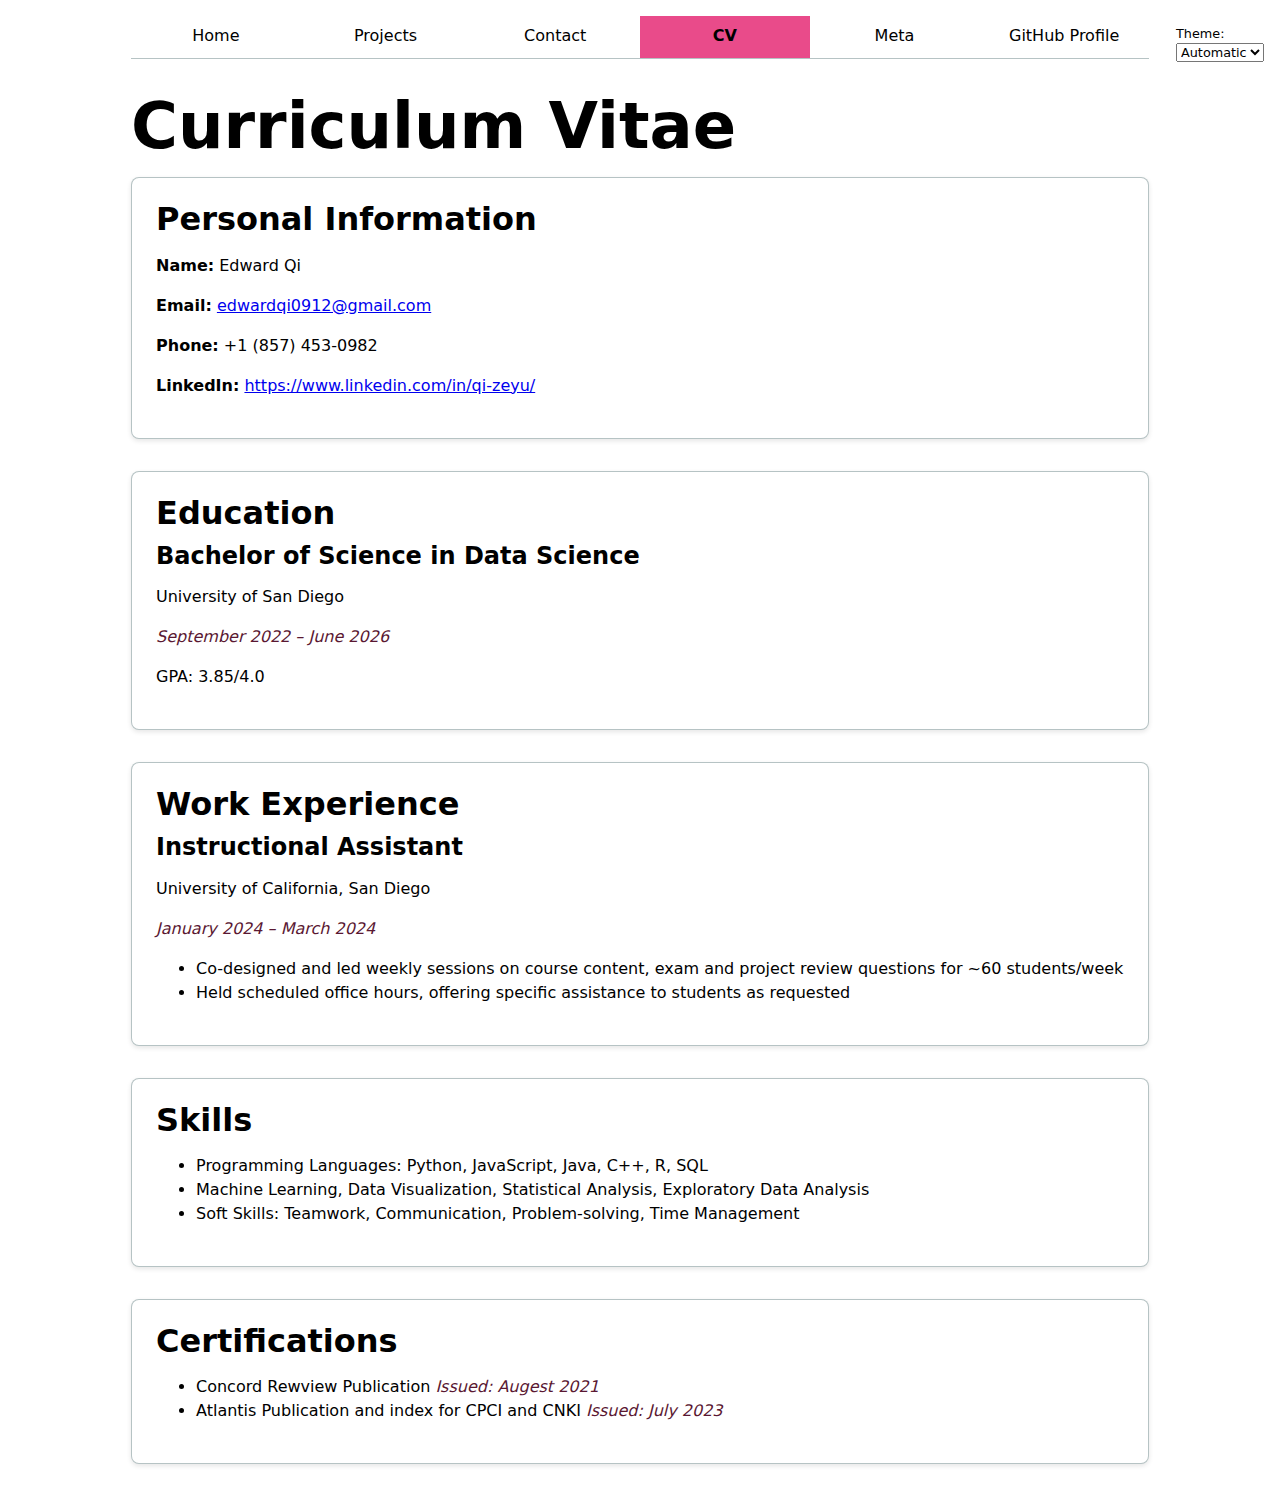
<file: cv/index.html>
<!DOCTYPE html>
<html lang="en">
<head>
    <meta charset="UTF-8">
    <meta name="viewport" content="width=device-width, initial-scale=1.0">
    <title>My CV</title>
    <link rel="stylesheet" href="../style.css">
    <script src="../global.js" type="module"></script>
</head>
<body>
    <h1>Curriculum Vitae</h1>

    <!-- Personal Information -->
    <section>
        <h2>Personal Information</h2>
        <p><strong>Name:</strong> Edward Qi</p>
        <p><strong>Email:</strong> <a href="mailto:jane.doe@example.com">edwardqi0912@gmail.com</a></p>
        <p><strong>Phone:</strong> +1 (857) 453-0982</p>
        <p><strong>LinkedIn:</strong> <a href="https://linkedin.com/in/edwardqi" target="_blank">https://www.linkedin.com/in/qi-zeyu/</a></p>
    </section>

    <!-- Education -->
    <section class="education">
        <h2>Education</h2>
        <article>
            <h3>Bachelor of Science in Data Science</h3>
            <p>University of San Diego</p>
            <time>September 2022 – June 2026</time>
            <p>GPA: 3.85/4.0</p>
        </article>
    </section>

    <!-- Work Experience -->
    <section class="experience">
        <h2>Work Experience</h2>
        <article>
            <h3>Instructional Assistant</h3>
            <p>University of California, San Diego</p>
            <time>January 2024 – March 2024</time>
            <ul>
                <li>Co-designed and led weekly sessions on course content, exam and project review questions for ~60 students/week</li>
                <li>Held scheduled office hours, offering specific assistance to students as requested</li>
            </ul>
        </article>
    </section>

    <!-- Skills -->
    <section class="skills">
        <h2>Skills</h2>
        <ul>
            <li>Programming Languages: Python, JavaScript, Java, C++, R, SQL</li>
            <li>Machine Learning, Data Visualization, Statistical Analysis, Exploratory Data Analysis</li>
            <li>Soft Skills: Teamwork, Communication, Problem-solving, Time Management</li>
        </ul>
    </section>

    <!-- Certifications -->
    <section class="certifications">
        <h2>Certifications</h2>
        <ul>
            <li>Concord Rewview Publication <time>Issued: Augest 2021</time></li>
            <li>Atlantis Publication and index for CPCI and CNKI<time> Issued: July 2023</time></li>
        </ul>
    </section>
</body>
</html>
</file>
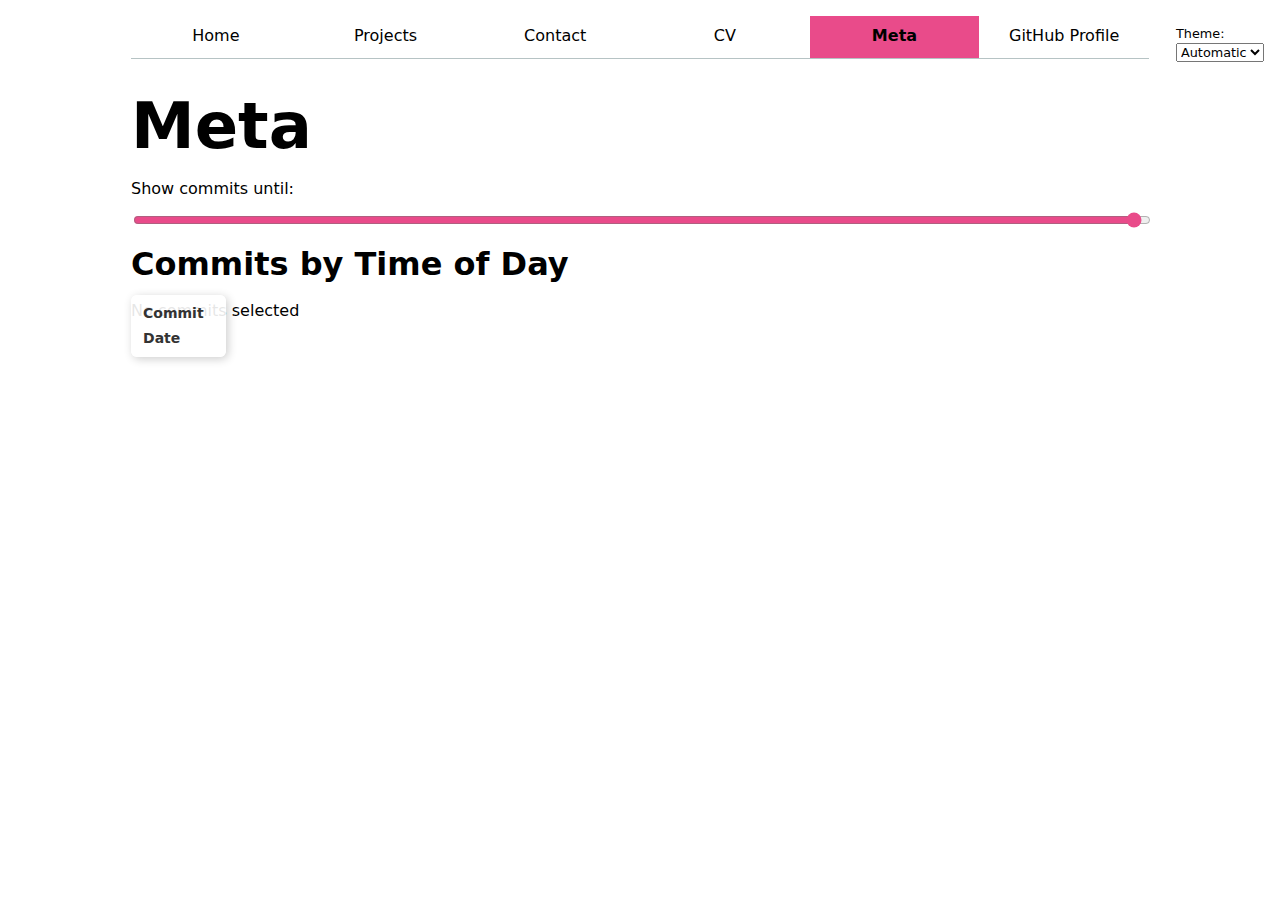
<file: meta/index.html>
<!-- <!DOCTYPE html>
<html lang="en">
<head>
    <meta charset="UTF-8">
    <meta name="viewport" content="width=device-width, initial-scale=1.0">
    <title>Meta</title>
    <link rel="stylesheet" href="../style.css">
</head>
<body>
    <h1>Meta</h1>
    <div id="stats"></div>
    <h2>Commits by time of day</h2>
    <div id="chart"></div>
    <dl id="commit-tooltip" class="info tooltip">
        <dt>Commit</dt>
        <dd>
          <a href="" id="commit-link" target="_blank"></a>
        </dd>
      
        <dt>Date</dt>
        <dd id="commit-date"></dd>
    </dl>
    <p id="selection-count">No commits selected</p>
    <dl id="language-breakdown" class="stats"></dl>
    <script src="../global.js" type="module"></script>
    <script src="https://d3js.org/d3.v7.min.js"></script>
    <script src="meta.js" type="module"></script>
</body>
</html> -->

<!DOCTYPE html>
<html lang="en">
<head>
    <meta charset="UTF-8">
    <meta name="viewport" content="width=device-width, initial-scale=1.0">
    <title>Meta</title>
    <link rel="stylesheet" href="../style.css">
</head>
<body>
    <h1>Meta</h1>
    
    <div id="stats"></div>

    <!-- Filter UI (Slider for Commit Time Selection) -->
    <div id="commit-filter">
        <label>
            Show commits until: 
            <input id="commit-slider" type="range" min="0" max="100" value="100">
            <time id="commit-time"></time>
        </label>
    </div>

    <h2>Commits by Time of Day</h2>
    <div id="chart"></div>

    <dl id="commit-tooltip" class="info tooltip">
        <dt>Commit</dt>
        <dd>
          <a href="" id="commit-link" target="_blank"></a>
        </dd>
        <dt>Date</dt>
        <dd id="commit-date"></dd>
    </dl>

    <p id="selection-count">No commits selected</p>
    <dl id="language-breakdown" class="stats"></dl>

    <!-- ✅ Load scripts at the end of the body -->
    <script src="../global.js" type="module"></script>
    <script src="https://d3js.org/d3.v7.min.js"></script>
    <script src="meta.js" type="module"></script>
</body>
</html>
</file>
<file: style.css>
:root {
    --color-accent: oklch(65% 50% 0);
    --border-color: oklch(50% 10% 200 / 40%);
}

:root {
  color-scheme: light dark;
}

/* body {
    max-width: 100ch;
    margin: 0 auto;
    padding: 1rem;
    accent-color: var(--color-accent);
    font: 100%/1.5 system-ui;
    background-color: #f4f4f9;
    color: #333;
} */
body {
  max-width: 100ch;
  margin: 0 auto;
  padding: 1rem;
  accent-color: var(--color-accent);
  font: 100%/1.5 system-ui;
  background-color: canvas;
  color: canvastext;
}

form {
  display: grid;
  grid-template-columns: auto 1fr;
  gap: 1rem;
  max-width: 600px;
  margin: 0 auto;
}

/* input, textarea, button {
  font: inherit;
  width: 100%;
  box-sizing: border-box;
  grid-column: 1 / -1;
} */
input, textarea, button {
  font: inherit;
  width: 100%;
  box-sizing: border-box;
  grid-column: 1 / -1;
  background-color: canvas;
  color: canvastext;
  border: 1px solid var(--border-color);
  padding: 0.5rem;
  border-radius: 4px;
}

button:hover {
  background-color: color-mix(in oklch, var(--color-accent), canvas 70%);
}

label {
  display: grid;
  grid-template-columns: subgrid;
  grid-column: 1 / -1;
  margin-block: 0.5rem; 
}

/* nav {
    display: flex;
    margin-bottom: 2rem;
    border-bottom: 1px solid oklch(80% 3% 200);
    background-color: canvas;
} */
nav {
  display: flex;
  justify-content: space-around;
  align-items: center;
  margin-bottom: 2rem;
  border-bottom: 1px solid var(--border-color);
  background-color: canvas;
}

nav ul, nav ul li {
    display: contents;
}

/* nav a {
    flex: 1;
    text-decoration: none;
    color: inherit;
    text-align: center;
    padding: 0.5rem;
} */
nav a {
  flex: 1;
  text-decoration: none;
  color: inherit;
  text-align: center;
  padding: 0.5rem;
  border-bottom: 2px solid transparent;
} 

nav a:hover {
  background-color: color-mix(in oklch, var(--color-accent), canvas 85%);
}

nav a.current {
    background-color: var(--color-accent);
    color: canvastext;
    border-color: var(--color-accent);
    font-weight: bold;
}

.projects {
  display: grid;
  grid-template-columns: repeat(auto-fill, minmax(15em, 1fr));
  gap: 1rem;
}

.projects article {
  display: grid;
  grid-template-rows: subgrid; 
  grid-row: span 3; 
  gap: 1rem;
}

.projects h2 {
  margin: 0;
}

h1, h2, h3, h4, h5, h6 {
  line-height: 1.1;
  text-wrap: balance;
  margin: 0;
}

h1 {
  font-size: 4rem; 
  margin-bottom: 1rem;
}

h2 {
  font-size: 2rem; 
  margin-bottom: 0.75rem;
}

h3 {
  font-size: 1.5rem; 
  margin-bottom: 0.5rem; 
}  

section {
  background-color: canvas;
  border: 1px solid var(--border-color);
  border-radius: 8px;
  padding: 1.5rem;
  margin-bottom: 2rem;
  box-shadow: 0 2px 5px rgba(0, 0, 0, 0.1);
}

.personal-info p {
  display: grid;
  grid-template-columns: auto 1fr;
  gap: 1rem;
}

.personal-info p strong {
  color: var(--color-accent);
}

/* Time formatting */
time {
  font-style: italic;
  color: color-mix(in oklch, var(--color-accent), canvastext 50%);
}

/* Footer styles */
footer {
  text-align: center;
  font-size: 0.9rem;
  margin-top: 2rem;
  color: #777;
}


.color-scheme {
  position: absolute; /* Take it out of the normal document flow */
  top: 1rem; /* Distance from the top of the page */
  right: 1rem; /* Distance from the right edge of the page */
  font-size: 80%; /* Make the font size slightly smaller */
  font-family: inherit; /* Ensure it matches the site's font */
  z-index: 1000; /* Ensure it's on top of other content */
}

.color-scheme select {
  font: inherit; /* Inherit font styling from parent */
}

#projects-pie-plot {
  flex: 2;
  max-width: 20em;  /* Limits the size of the SVG */
  margin-block: 2em; /* Adds vertical spacing above and below */
  overflow: visible; /* Ensures parts of the pie chart are not hidden */
}

 /* Container for pie chart and legend */
.chart-container {
  display: flex; /* Aligns items side by side */
  align-items: center; /* Vertically centers items */
  gap: 1rem; /* Space between chart & legend */
  justify-content: center; /* Center in container */
  margin-top: 2rem; /* Space from top */
}

/* Ensure the pie chart doesn't shrink */
/* #projects-pie-plot {
  flex-shrink: 0; 
  max-width: 10rem; 
} */

/* Style the legend */
.legend {
  flex: 1;
  display: grid;
  grid-template-columns: repeat(auto-fill, minmax(9em, 1fr)); /* Auto-fit grid */
  gap: 0.3rem; /* Space between legend items */
  list-style: none; /* Remove default bullets */
  padding: 1rem;
  border: 2px solid #ccc;
  border-radius: 8px;
  background-color: #f9f9f9;
  flex-grow: 1; /* Allows legend to expand */
}

/* Style each legend item */
.legend-item {
  display: flex;
  align-items: center;
  gap: 0.5rem;
  font-size: 0.9rem;
}

/* Style the color swatch */
.swatch {
  display: inline-block;
  width: 1rem;
  height: 1rem;
  aspect-ratio: 1 / 1;
  background-color: var(--color);
  border-radius: 4px;
  border: 1px solid #888;
}

/* Apply opacity effect when hovering over a slice */
#projects-pie-plot:has(path:hover) path:not(:hover) {
  opacity: 0.5;
  transition: opacity 0.2s ease-in-out;
}

.selected {
  --color: oklch(60% 45% 0) !important;

  &:is(path) {
    fill: var(--color);
  }

  &:is(li) {
    font-weight: bold;
    color: var(--color);
    text-decoration: underline;
    cursor: pointer;
  }
}


.gridlines line {
  stroke: #ccc;  /* Light grey */
  stroke-opacity: 0.5;  /* Make it semi-transparent */
  shape-rendering: crispEdges;  /* Avoid blurry lines */
}

.gridlines path {
  display: none;  /* Hide axis path */
}


circle {
  transition: 200ms;
  transform-origin: center;
  transform-box: fill-box;
}

circle:hover {
  transform: scale(1.5);
}


.tooltip {
  position: absolute;
  background-color: white;
  border-radius: 5px;
  box-shadow: 2px 2px 10px rgba(0, 0, 0, 0.2);
  padding: 10px;
  pointer-events: none;
  /* opacity: 0;
  visibility: hidden; */
  transition: opacity 0.3s ease-in-out, visibility 0.3s ease-in-out;
}


#commit-tooltip dt {
  font-weight: bold;
  color: #333;
}

#commit-tooltip dd {
  margin: 0;
  padding: 2px 0;
  color: #555;
}

#commit-tooltip a {
  text-decoration: none;
  color: steelblue;
  font-weight: bold;
}

#commit-tooltip a:hover {
  text-decoration: underline;
}

dl.info[hidden]:not(:hover, :focus-within) {
  opacity: 0;
  visibility: hidden;
}

dl.info {
  display: grid;
  grid-template-columns: auto 1fr; /* Labels take auto width, values take remaining space */
  gap: 4px 10px; /* Row gap: 4px, Column gap: 10px */
  margin: 0;
  padding: 8px 12px;
  background: rgba(255, 255, 255, 0.9);
  border-radius: 6px;
  box-shadow: 2px 2px 10px rgba(0, 0, 0, 0.2);
  font-size: 14px;
  max-width: 300px;
  transition-duration: 500ms;
  transition-property: opacity, visibility;
}


dl.info dt {
  font-weight: bold;
  color: #666; /* Make labels slightly less prominent */
}

dl.info dd {
  margin: 0;
  color: #000; /* Ensure values are readable */
}


@keyframes marching-ants {
  to {
    stroke-dashoffset: -8; /* 5 + 3 */
  }
}

.selection {
  fill-opacity: 0.1;
  stroke: black;
  stroke-opacity: 0.7;
  stroke-dasharray: 5 3;
  animation: marching-ants 2s linear infinite;
}


circle.selected {
  stroke: red;
  stroke-width: 2px;
  fill: orange !important;
}

img {
  width: 100%;          /* Scales image to the width of its container */
  max-width: 700px;     /* Limits how wide the image can get */
  height: auto;         /* Maintains aspect ratio */
  display: block;       /* Removes extra space below the image */
  margin: 0 auto;       /* Centers the image horizontally */
  border-radius: 10px;  /* Optional: adds rounded corners */
}

.profile-stats {
  /* Step 4.2 */
  display: grid;
  grid-template-columns: repeat(auto-fill, minmax(16em, 1fr));
  gap: 1em;

  /* Step 4.3 */
  article {
      display: grid;
      grid-template-rows: subgrid;
      grid-row-end: span 3;

      h2 {
          margin: 0;
      }
  }
}

.project-link {
  white-space: nowrap;  /* ✅ Keeps "View Project" on one line */
  text-decoration: none;
  color: #007acc;
  font-weight: bold;
  padding: 4px 8px;
  border-radius: 4px;
  transition: background-color 0.3s ease;
}

.project-link:hover {
  background-color: #f0f0f0;
}
</file>
